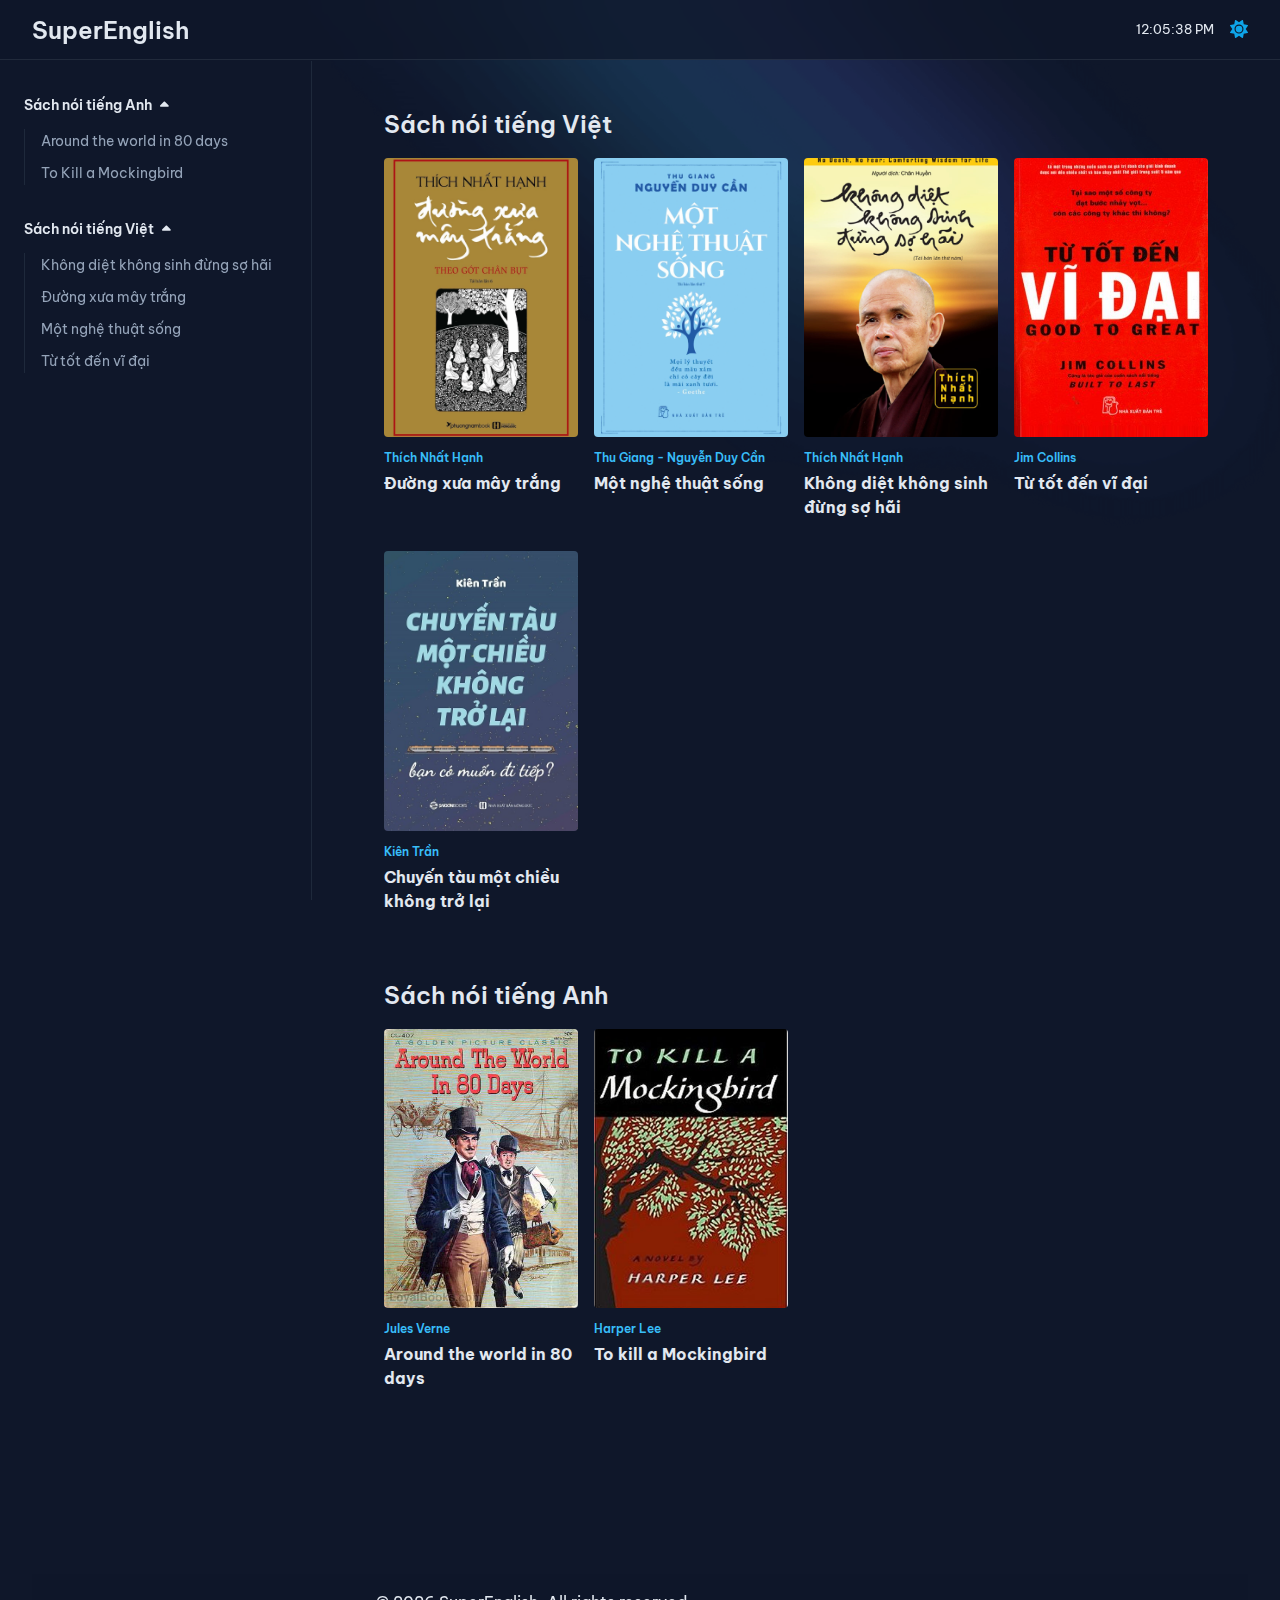
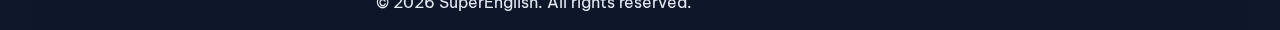
<file: index.html>
<!DOCTYPE html>
<html lang="vi">
    <head>
        <meta charset="UTF-8" />
        <link rel="icon" type="image/svg+xml" href="/vite.svg" />
        <meta name="viewport" content="width=device-width, initial-scale=1.0" />
        <meta http-equiv="cache-control" content="no-cache" />
        <meta http-equiv="expires" content="0" />
        <meta http-equiv="pragma" content="no-cache" />
        <title>Super English</title>
        <link rel="preconnect" href="https://fonts.googleapis.com" />
        <link rel="preconnect" href="https://fonts.gstatic.com" crossorigin />
        <link
            href="https://fonts.googleapis.com/css2?family=Be+Vietnam+Pro:wght@400;500;600;700&display=swap"
            rel="stylesheet"
        />
      <script type="module" crossorigin src="/assets/index-ae45d4c6.js"></script>
      <link rel="stylesheet" href="/assets/index-c418548c.css">
    </head>
    <body
        class="antialiased text-slate-500 dark:text-slate-400 bg-white dark:bg-slate-900"
    >
        <div id="root"></div>
        
    </body>
</html>
</file>
<file: assets/index-c418548c.css>
@tailwind utilities;.text-10{font-size:10px}.text-11{font-size:11px}.text-12{font-size:12px}.text-13{font-size:13px}.text-14{font-size:14px}.text-16{font-size:16px}.text-18{font-size:18px}.text-20{font-size:20px}.text-22{font-size:22px}.text-24{font-size:24px}.leading-100{line-height:1}.leading-150{line-height:1.5}.hide-scrollbar{-ms-overflow-style:none;scrollbar-width:none}.hide-scrollbar::-webkit-scrollbar{display:none}.progress-bar{--range-progress: 0;--buffered-width: 0}.progress-bar input[type=range]{-webkit-appearance:none;position:relative;--tw-bg-opacity: 1;background-color:#e2e8f0;background-color:rgba(226,232,240,var(--tw-bg-opacity))}.dark .progress-bar input[type=range]{--tw-bg-opacity: 1;background-color:#334155;background-color:rgba(51,65,85,var(--tw-bg-opacity))}.progress-bar input[type=range]{width:100%;height:2px;border-radius:2px;cursor:pointer}.progress-bar input[type=range]::-moz-range-track{position:relative;--tw-bg-opacity: 1;background-color:#e2e8f0;background-color:rgba(226,232,240,var(--tw-bg-opacity))}.dark .progress-bar input[type=range]::-moz-range-track{--tw-bg-opacity: 1;background-color:#334155;background-color:rgba(51,65,85,var(--tw-bg-opacity))}.progress-bar input[type=range]::-moz-range-track{width:100%;height:2px;border-radius:2px;cursor:pointer}.progress-bar input[type=range]:before{content:"";height:2px;--tw-bg-opacity: 1;background-color:#334155;background-color:rgba(51,65,85,var(--tw-bg-opacity))}.dark .progress-bar input[type=range]:before{--tw-bg-opacity: 1;background-color:#e2e8f0;background-color:rgba(226,232,240,var(--tw-bg-opacity))}.progress-bar input[type=range]:before{width:var(--range-progress);border-bottom-left-radius:2px;border-top-left-radius:2px;position:absolute;top:0;left:0;z-index:2}.progress-bar input[type=range]:after{content:"";transform:scaleX(var(--buffered-width));transform-origin:left;width:100%;height:100%;position:absolute;background-color:#0ea5e966}.dark .progress-bar input[type=range]:after{background-color:#38bdf866}.progress-bar input[type=range]:after{z-index:1}.progress-bar input[type=range]::-moz-range-progress{--tw-bg-opacity: 1;background-color:#334155;background-color:rgba(51,65,85,var(--tw-bg-opacity))}.dark .progress-bar input[type=range]::-moz-range-progress{--tw-bg-opacity: 1;background-color:#e2e8f0;background-color:rgba(226,232,240,var(--tw-bg-opacity))}.progress-bar input[type=range]::-moz-range-progress{border-bottom-left-radius:2px;border-top-left-radius:2px;height:2px}.progress-bar input[type=range]::-webkit-slider-thumb{-webkit-appearance:none;height:8px;width:8px;border-radius:50%;border:none;--tw-bg-opacity: 1;background-color:#334155;background-color:rgba(51,65,85,var(--tw-bg-opacity))}.dark .progress-bar input[type=range]::-webkit-slider-thumb{--tw-bg-opacity: 1;background-color:#e2e8f0;background-color:rgba(226,232,240,var(--tw-bg-opacity))}.progress-bar input[type=range]::-webkit-slider-thumb{cursor:pointer;position:relative;z-index:2}.progress-bar input[type=range]:active::-webkit-slider-thumb{transform:scale(1.2)}.progress-bar input[type=range]::-moz-range-thumb{height:8px;width:8px;border-radius:50%;--tw-bg-opacity: 1;background-color:#334155;background-color:rgba(51,65,85,var(--tw-bg-opacity))}.dark .progress-bar input[type=range]::-moz-range-thumb{--tw-bg-opacity: 1;background-color:#e2e8f0;background-color:rgba(226,232,240,var(--tw-bg-opacity))}.progress-bar input[type=range]::-moz-range-thumb{cursor:pointer;border:transparent;position:relative}.progress-bar input[type=range]:active::-moz-range-thumb{transform:scale(1.2)}@media (min-width: 640px){.sm\:w-1\/3{width:33.333333%}.sm\:flex-wrap{flex-wrap:wrap}.sm\:items-start{align-items:flex-start}.sm\:px-6{padding-left:1.5rem;padding-right:1.5rem}.sm\:text-13{font-size:13px}.sm\:text-14{font-size:14px}.sm\:text-24{font-size:24px}.sm\:text-30{font-size:30px}}@media (min-width: 1024px){.lg\:sticky{position:sticky}.lg\:top-\[106px\]{top:106px}.lg\:top-\[3\.8125rem\]{top:3.8125rem}.lg\:z-20{z-index:20}.lg\:mx-0{margin-left:0;margin-right:0}.lg\:mx-8{margin-left:2rem;margin-right:2rem}.lg\:mb-0{margin-bottom:0}.lg\:mb-1{margin-bottom:.25rem}.lg\:mr-4{margin-right:1rem}.lg\:mr-8{margin-right:2rem}.lg\:mt-0{margin-top:0}.lg\:block{display:block}.lg\:flex{display:flex}.lg\:hidden{display:none}.lg\:w-1\/4{width:25%}.lg\:w-\[200px\]{width:200px}.lg\:w-\[calc\(100\%-232px\)\]{width:calc(100% - 232px)}.lg\:translate-y-0{--tw-translate-y: 0px;transform:translate(var(--tw-translate-x)) rotate(var(--tw-rotate)) skew(var(--tw-skew-x)) skewY(var(--tw-skew-y)) scaleX(var(--tw-scale-x)) scaleY(var(--tw-scale-y));transform:translate(var(--tw-translate-x),var(--tw-translate-y)) rotate(var(--tw-rotate)) skew(var(--tw-skew-x)) skewY(var(--tw-skew-y)) scaleX(var(--tw-scale-x)) scaleY(var(--tw-scale-y))}.lg\:flex-row{flex-direction:row}.lg\:flex-col{flex-direction:column}.lg\:items-start{align-items:flex-start}.lg\:items-center{align-items:center}.lg\:space-y-2>:not([hidden])~:not([hidden]){--tw-space-y-reverse: 0;margin-top:calc(.5rem * (1 - var(--tw-space-y-reverse)));margin-top:.5rem;margin-top:calc(.5rem * calc(1 - var(--tw-space-y-reverse)));margin-bottom:0rem;margin-bottom:calc(.5rem * var(--tw-space-y-reverse))}.lg\:border-r{border-right-width:1px}.lg\:bg-transparent{background-color:transparent}.lg\:px-10{padding-left:2.5rem;padding-right:2.5rem}.lg\:px-4{padding-left:1rem;padding-right:1rem}.lg\:px-8{padding-left:2rem;padding-right:2rem}.lg\:pb-\[130px\]{padding-bottom:130px}.lg\:pl-\[19\.5rem\]{padding-left:19.5rem}.lg\:pt-0{padding-top:0}.lg\:text-sm{font-size:.875rem;line-height:1.25rem}.lg\:leading-6{line-height:1.5rem}.lg\:text-16{font-size:16px}.dark .lg\:dark\:bg-transparent{background-color:transparent}}*,:before,:after{box-sizing:border-box;border-width:0;border-style:solid;border-color:#e5e7eb}:before,:after{--tw-content: ""}html{line-height:1.5;-webkit-text-size-adjust:100%;-moz-tab-size:4;-o-tab-size:4;tab-size:4;font-family:ui-sans-serif,system-ui,-apple-system,Segoe UI,Roboto,Ubuntu,Cantarell,Noto Sans,sans-serif,BlinkMacSystemFont,Segoe UI,Roboto,Helvetica Neue,Arial,Noto Sans,sans-serif,"Apple Color Emoji","Segoe UI Emoji",Segoe UI Symbol,"Noto Color Emoji";font-feature-settings:normal;font-variation-settings:normal}body{margin:0;line-height:inherit}hr{height:0;color:inherit;border-top-width:1px}abbr:where([title]){text-decoration:underline;-webkit-text-decoration:underline dotted;text-decoration:underline dotted}h1,h2,h3,h4,h5,h6{font-size:inherit;font-weight:inherit}a{color:inherit;text-decoration:inherit}b,strong{font-weight:bolder}code,kbd,samp,pre{font-family:ui-monospace,SFMono-Regular,Menlo,Monaco,Consolas,Liberation Mono,Courier New,monospace;font-size:1em}small{font-size:80%}sub,sup{font-size:75%;line-height:0;position:relative;vertical-align:baseline}sub{bottom:-.25em}sup{top:-.5em}table{text-indent:0;border-color:inherit;border-collapse:collapse}button,input,optgroup,select,textarea{font-family:inherit;font-feature-settings:inherit;font-variation-settings:inherit;font-size:100%;font-weight:inherit;line-height:inherit;color:inherit;margin:0;padding:0}button,select{text-transform:none}button,[type=button],[type=reset],[type=submit]{-webkit-appearance:button;background-color:transparent;background-image:none}:-moz-focusring{outline:auto}:-moz-ui-invalid{box-shadow:none}progress{vertical-align:baseline}::-webkit-inner-spin-button,::-webkit-outer-spin-button{height:auto}[type=search]{-webkit-appearance:textfield;outline-offset:-2px}::-webkit-search-decoration{-webkit-appearance:none}::-webkit-file-upload-button{-webkit-appearance:button;font:inherit}summary{display:list-item}blockquote,dl,dd,h1,h2,h3,h4,h5,h6,hr,figure,p,pre{margin:0}fieldset{margin:0;padding:0}legend{padding:0}ol,ul,menu{list-style:none;margin:0;padding:0}dialog{padding:0}textarea{resize:vertical}input::-moz-placeholder,textarea::-moz-placeholder{opacity:1;color:#9ca3af}input::placeholder,textarea::placeholder{opacity:1;color:#9ca3af}button,[role=button]{cursor:pointer}:disabled{cursor:default}img,svg,video,canvas,audio,iframe,embed,object{display:block;vertical-align:middle}img,video{max-width:100%;height:auto}[hidden]{display:none}*,:before,:after{--tw-border-spacing-x: 0;--tw-border-spacing-y: 0;--tw-translate-x: 0;--tw-translate-y: 0;--tw-rotate: 0;--tw-skew-x: 0;--tw-skew-y: 0;--tw-scale-x: 1;--tw-scale-y: 1;--tw-pan-x: ;--tw-pan-y: ;--tw-pinch-zoom: ;--tw-scroll-snap-strictness: proximity;--tw-gradient-from-position: ;--tw-gradient-via-position: ;--tw-gradient-to-position: ;--tw-ordinal: ;--tw-slashed-zero: ;--tw-numeric-figure: ;--tw-numeric-spacing: ;--tw-numeric-fraction: ;--tw-ring-inset: ;--tw-ring-offset-width: 0px;--tw-ring-offset-color: #fff;--tw-ring-color: rgba(59, 130, 246, .5);--tw-ring-offset-shadow: 0 0 rgba(0,0,0,0);--tw-ring-shadow: 0 0 rgba(0,0,0,0);--tw-shadow: 0 0 rgba(0,0,0,0);--tw-shadow-colored: 0 0 rgba(0,0,0,0);--tw-blur: ;--tw-brightness: ;--tw-contrast: ;--tw-grayscale: ;--tw-hue-rotate: ;--tw-invert: ;--tw-saturate: ;--tw-sepia: ;--tw-drop-shadow: ;--tw-backdrop-blur: ;--tw-backdrop-brightness: ;--tw-backdrop-contrast: ;--tw-backdrop-grayscale: ;--tw-backdrop-hue-rotate: ;--tw-backdrop-invert: ;--tw-backdrop-opacity: ;--tw-backdrop-saturate: ;--tw-backdrop-sepia: }::backdrop{--tw-border-spacing-x: 0;--tw-border-spacing-y: 0;--tw-translate-x: 0;--tw-translate-y: 0;--tw-rotate: 0;--tw-skew-x: 0;--tw-skew-y: 0;--tw-scale-x: 1;--tw-scale-y: 1;--tw-pan-x: ;--tw-pan-y: ;--tw-pinch-zoom: ;--tw-scroll-snap-strictness: proximity;--tw-gradient-from-position: ;--tw-gradient-via-position: ;--tw-gradient-to-position: ;--tw-ordinal: ;--tw-slashed-zero: ;--tw-numeric-figure: ;--tw-numeric-spacing: ;--tw-numeric-fraction: ;--tw-ring-inset: ;--tw-ring-offset-width: 0px;--tw-ring-offset-color: #fff;--tw-ring-color: rgba(59, 130, 246, .5);--tw-ring-offset-shadow: 0 0 rgba(0,0,0,0);--tw-ring-shadow: 0 0 rgba(0,0,0,0);--tw-shadow: 0 0 rgba(0,0,0,0);--tw-shadow-colored: 0 0 rgba(0,0,0,0);--tw-blur: ;--tw-brightness: ;--tw-contrast: ;--tw-grayscale: ;--tw-hue-rotate: ;--tw-invert: ;--tw-saturate: ;--tw-sepia: ;--tw-drop-shadow: ;--tw-backdrop-blur: ;--tw-backdrop-brightness: ;--tw-backdrop-contrast: ;--tw-backdrop-grayscale: ;--tw-backdrop-hue-rotate: ;--tw-backdrop-invert: ;--tw-backdrop-opacity: ;--tw-backdrop-saturate: ;--tw-backdrop-sepia: }.container{width:100%;margin-right:auto;margin-left:auto;padding-right:1rem;padding-left:1rem}@media (min-width: 640px){.container{max-width:640px;padding-right:2rem;padding-left:2rem}}@media (min-width: 768px){.container{max-width:768px}}@media (min-width: 1024px){.container{max-width:1024px;padding-right:4rem;padding-left:4rem}}@media (min-width: 1280px){.container{max-width:1280px;padding-right:5rem;padding-left:5rem}}@media (min-width: 1536px){.container{max-width:1536px;padding-right:6rem;padding-left:6rem}}.fixed{position:fixed}.absolute{position:absolute}.relative{position:relative}.inset-0{top:0;right:0;bottom:0;left:0}.inset-1\/2{top:50%;right:50%;bottom:50%;left:50%}.inset-x-0{left:0;right:0}.bottom-0{bottom:0}.left-0{left:0}.left-\[max\(0px\,calc\(50\%-40rem\)\)\]{left:max(0px,calc(50% - 40rem))}.left-auto{left:auto}.right-0{right:0}.right-4{right:1rem}.right-auto{right:auto}.top-0{top:0}.top-4{top:1rem}.z-20{z-index:20}.z-40{z-index:40}.z-50{z-index:50}.-mx-2{margin-left:-.5rem;margin-right:-.5rem}.-my-4{margin-top:-1rem;margin-bottom:-1rem}.mx-4{margin-left:1rem;margin-right:1rem}.mx-auto{margin-left:auto;margin-right:auto}.-ml-px{margin-left:-1px}.mb-1{margin-bottom:.25rem}.mb-16{margin-bottom:4rem}.mb-2{margin-bottom:.5rem}.mb-3{margin-bottom:.75rem}.mb-4{margin-bottom:1rem}.mb-5{margin-bottom:1.25rem}.mb-8{margin-bottom:2rem}.ml-2{margin-left:.5rem}.ml-4{margin-left:1rem}.ml-5{margin-left:1.25rem}.mr-2{margin-right:.5rem}.mr-4{margin-right:1rem}.mr-8{margin-right:2rem}.mt-1{margin-top:.25rem}.mt-3{margin-top:.75rem}.mt-8{margin-top:2rem}.block{display:block}.flex{display:flex}.table{display:table}.hidden{display:none}.h-8{height:2rem}.h-\[40px\]{height:40px}.min-h-screen{min-height:100vh}.w-1\/2{width:50%}.w-14{width:3.5rem}.w-2\/5{width:40%}.w-4{width:1rem}.w-8{width:2rem}.w-\[150px\]{width:150px}.w-\[19\.5rem\]{width:19.5rem}.w-\[200px\]{width:200px}.w-\[22px\]{width:22px}.w-\[40px\]{width:40px}.w-full{width:100%}.min-w-\[42px\]{min-width:42px}.max-w-7xl{max-width:80rem}.max-w-\[calc\(100\%-38px\)\]{max-width:calc(100% - 38px)}.max-w-\[calc\(100\%-50px\)\]{max-width:calc(100% - 50px)}.flex-none{flex:none}.-translate-x-1\/2{--tw-translate-x: -50%;transform:translate(-50%,var(--tw-translate-y)) rotate(var(--tw-rotate)) skew(var(--tw-skew-x)) skewY(var(--tw-skew-y)) scaleX(var(--tw-scale-x)) scaleY(var(--tw-scale-y));transform:translate(var(--tw-translate-x),var(--tw-translate-y)) rotate(var(--tw-rotate)) skew(var(--tw-skew-x)) skewY(var(--tw-skew-y)) scaleX(var(--tw-scale-x)) scaleY(var(--tw-scale-y))}.-translate-y-1\/2{--tw-translate-y: -50%;transform:translate(var(--tw-translate-x),-50%) rotate(var(--tw-rotate)) skew(var(--tw-skew-x)) skewY(var(--tw-skew-y)) scaleX(var(--tw-scale-x)) scaleY(var(--tw-scale-y));transform:translate(var(--tw-translate-x),var(--tw-translate-y)) rotate(var(--tw-rotate)) skew(var(--tw-skew-x)) skewY(var(--tw-skew-y)) scaleX(var(--tw-scale-x)) scaleY(var(--tw-scale-y))}.-translate-y-\[120px\]{--tw-translate-y: -120px;transform:translate(var(--tw-translate-x),-120px) rotate(var(--tw-rotate)) skew(var(--tw-skew-x)) skewY(var(--tw-skew-y)) scaleX(var(--tw-scale-x)) scaleY(var(--tw-scale-y));transform:translate(var(--tw-translate-x),var(--tw-translate-y)) rotate(var(--tw-rotate)) skew(var(--tw-skew-x)) skewY(var(--tw-skew-y)) scaleX(var(--tw-scale-x)) scaleY(var(--tw-scale-y))}.translate-y-0{--tw-translate-y: 0px;transform:translate(var(--tw-translate-x)) rotate(var(--tw-rotate)) skew(var(--tw-skew-x)) skewY(var(--tw-skew-y)) scaleX(var(--tw-scale-x)) scaleY(var(--tw-scale-y));transform:translate(var(--tw-translate-x),var(--tw-translate-y)) rotate(var(--tw-rotate)) skew(var(--tw-skew-x)) skewY(var(--tw-skew-y)) scaleX(var(--tw-scale-x)) scaleY(var(--tw-scale-y))}.transform{transform:translate(var(--tw-translate-x),var(--tw-translate-y)) rotate(var(--tw-rotate)) skew(var(--tw-skew-x)) skewY(var(--tw-skew-y)) scaleX(var(--tw-scale-x)) scaleY(var(--tw-scale-y))}.cursor-not-allowed{cursor:not-allowed}.cursor-pointer{cursor:pointer}.resize{resize:both}.flex-col{flex-direction:column}.flex-col-reverse{flex-direction:column-reverse}.flex-wrap{flex-wrap:wrap}.flex-nowrap{flex-wrap:nowrap}.items-center{align-items:center}.justify-center{justify-content:center}.justify-between{justify-content:space-between}.space-y-6>:not([hidden])~:not([hidden]){--tw-space-y-reverse: 0;margin-top:calc(1.5rem * (1 - var(--tw-space-y-reverse)));margin-top:1.5rem;margin-top:calc(1.5rem * calc(1 - var(--tw-space-y-reverse)));margin-bottom:0rem;margin-bottom:calc(1.5rem * var(--tw-space-y-reverse))}.overflow-hidden{overflow:hidden}.overflow-x-auto{overflow-x:auto}.overflow-y-auto{overflow-y:auto}.text-ellipsis{text-overflow:ellipsis}.whitespace-nowrap{white-space:nowrap}.rounded{border-radius:.25rem}.rounded-full{border-radius:9999px}.border{border-width:1px}.border-b{border-bottom-width:1px}.border-l{border-left-width:1px}.border-t{border-top-width:1px}.border-slate-100{--tw-border-opacity: 1;border-color:#f1f5f9;border-color:rgba(241,245,249,var(--tw-border-opacity))}.border-slate-200{--tw-border-opacity: 1;border-color:#e2e8f0;border-color:rgba(226,232,240,var(--tw-border-opacity))}.border-slate-900\/10{border-color:#0f172a1a}.border-transparent{border-color:transparent}.bg-black\/20{background-color:#0003}.bg-sky-400\/20{background-color:#38bdf833}.bg-sky-400\/40{background-color:#38bdf866}.bg-slate-200{--tw-bg-opacity: 1;background-color:#e2e8f0;background-color:rgba(226,232,240,var(--tw-bg-opacity))}.bg-slate-700{--tw-bg-opacity: 1;background-color:#334155;background-color:rgba(51,65,85,var(--tw-bg-opacity))}.bg-white{--tw-bg-opacity: 1;background-color:#fff;background-color:rgba(255,255,255,var(--tw-bg-opacity))}.bg-white\/60{background-color:#fff9}.bg-white\/75{background-color:#ffffffbf}.bg-white\/90{background-color:#ffffffe6}.object-fill{-o-object-fit:fill;object-fit:fill}.object-center{-o-object-position:center;object-position:center}.px-0{padding-left:0;padding-right:0}.px-2{padding-left:.5rem;padding-right:.5rem}.px-4{padding-left:1rem;padding-right:1rem}.px-6{padding-left:1.5rem;padding-right:1.5rem}.py-4{padding-top:1rem;padding-bottom:1rem}.pb-4{padding-bottom:1rem}.pb-\[120px\]{padding-bottom:120px}.pl-4{padding-left:1rem}.pl-\[2px\]{padding-left:2px}.pr-1{padding-right:.25rem}.pt-10{padding-top:2.5rem}.pt-\[144\%\]{padding-top:144%}.pt-\[288px\]{padding-top:288px}.text-center{text-align:center}.font-bold{font-weight:700}.font-semibold{font-weight:600}.uppercase{text-transform:uppercase}.text-sky-400{--tw-text-opacity: 1;color:#38bdf8;color:rgba(56,189,248,var(--tw-text-opacity))}.text-sky-500{--tw-text-opacity: 1;color:#0ea5e9;color:rgba(14,165,233,var(--tw-text-opacity))}.text-slate-200{--tw-text-opacity: 1;color:#e2e8f0;color:rgba(226,232,240,var(--tw-text-opacity))}.text-slate-500{--tw-text-opacity: 1;color:#64748b;color:rgba(100,116,139,var(--tw-text-opacity))}.text-slate-700{--tw-text-opacity: 1;color:#334155;color:rgba(51,65,85,var(--tw-text-opacity))}.text-slate-900{--tw-text-opacity: 1;color:#0f172a;color:rgba(15,23,42,var(--tw-text-opacity))}.antialiased{-webkit-font-smoothing:antialiased;-moz-osx-font-smoothing:grayscale}.opacity-60{opacity:.6}.outline{outline-style:solid}.filter{filter:var(--tw-blur) var(--tw-brightness) var(--tw-contrast) var(--tw-grayscale) var(--tw-hue-rotate) var(--tw-invert) var(--tw-saturate) var(--tw-sepia) var(--tw-drop-shadow)}.backdrop-blur{--tw-backdrop-blur: blur(8px);-webkit-backdrop-filter:blur(8px) var(--tw-backdrop-brightness) var(--tw-backdrop-contrast) var(--tw-backdrop-grayscale) var(--tw-backdrop-hue-rotate) var(--tw-backdrop-invert) var(--tw-backdrop-opacity) var(--tw-backdrop-saturate) var(--tw-backdrop-sepia);backdrop-filter:blur(8px) var(--tw-backdrop-brightness) var(--tw-backdrop-contrast) var(--tw-backdrop-grayscale) var(--tw-backdrop-hue-rotate) var(--tw-backdrop-invert) var(--tw-backdrop-opacity) var(--tw-backdrop-saturate) var(--tw-backdrop-sepia);-webkit-backdrop-filter:var(--tw-backdrop-blur) var(--tw-backdrop-brightness) var(--tw-backdrop-contrast) var(--tw-backdrop-grayscale) var(--tw-backdrop-hue-rotate) var(--tw-backdrop-invert) var(--tw-backdrop-opacity) var(--tw-backdrop-saturate) var(--tw-backdrop-sepia);backdrop-filter:var(--tw-backdrop-blur) var(--tw-backdrop-brightness) var(--tw-backdrop-contrast) var(--tw-backdrop-grayscale) var(--tw-backdrop-hue-rotate) var(--tw-backdrop-invert) var(--tw-backdrop-opacity) var(--tw-backdrop-saturate) var(--tw-backdrop-sepia)}.backdrop-blur-lg{--tw-backdrop-blur: blur(16px);-webkit-backdrop-filter:blur(16px) var(--tw-backdrop-brightness) var(--tw-backdrop-contrast) var(--tw-backdrop-grayscale) var(--tw-backdrop-hue-rotate) var(--tw-backdrop-invert) var(--tw-backdrop-opacity) var(--tw-backdrop-saturate) var(--tw-backdrop-sepia);backdrop-filter:blur(16px) var(--tw-backdrop-brightness) var(--tw-backdrop-contrast) var(--tw-backdrop-grayscale) var(--tw-backdrop-hue-rotate) var(--tw-backdrop-invert) var(--tw-backdrop-opacity) var(--tw-backdrop-saturate) var(--tw-backdrop-sepia);-webkit-backdrop-filter:var(--tw-backdrop-blur) var(--tw-backdrop-brightness) var(--tw-backdrop-contrast) var(--tw-backdrop-grayscale) var(--tw-backdrop-hue-rotate) var(--tw-backdrop-invert) var(--tw-backdrop-opacity) var(--tw-backdrop-saturate) var(--tw-backdrop-sepia);backdrop-filter:var(--tw-backdrop-blur) var(--tw-backdrop-brightness) var(--tw-backdrop-contrast) var(--tw-backdrop-grayscale) var(--tw-backdrop-hue-rotate) var(--tw-backdrop-invert) var(--tw-backdrop-opacity) var(--tw-backdrop-saturate) var(--tw-backdrop-sepia)}.backdrop-blur-sm{--tw-backdrop-blur: blur(4px);-webkit-backdrop-filter:blur(4px) var(--tw-backdrop-brightness) var(--tw-backdrop-contrast) var(--tw-backdrop-grayscale) var(--tw-backdrop-hue-rotate) var(--tw-backdrop-invert) var(--tw-backdrop-opacity) var(--tw-backdrop-saturate) var(--tw-backdrop-sepia);backdrop-filter:blur(4px) var(--tw-backdrop-brightness) var(--tw-backdrop-contrast) var(--tw-backdrop-grayscale) var(--tw-backdrop-hue-rotate) var(--tw-backdrop-invert) var(--tw-backdrop-opacity) var(--tw-backdrop-saturate) var(--tw-backdrop-sepia);-webkit-backdrop-filter:var(--tw-backdrop-blur) var(--tw-backdrop-brightness) var(--tw-backdrop-contrast) var(--tw-backdrop-grayscale) var(--tw-backdrop-hue-rotate) var(--tw-backdrop-invert) var(--tw-backdrop-opacity) var(--tw-backdrop-saturate) var(--tw-backdrop-sepia);backdrop-filter:var(--tw-backdrop-blur) var(--tw-backdrop-brightness) var(--tw-backdrop-contrast) var(--tw-backdrop-grayscale) var(--tw-backdrop-hue-rotate) var(--tw-backdrop-invert) var(--tw-backdrop-opacity) var(--tw-backdrop-saturate) var(--tw-backdrop-sepia)}.transition{transition-property:color,background-color,border-color,text-decoration-color,fill,stroke,opacity,box-shadow,transform,filter,-webkit-backdrop-filter;transition-property:color,background-color,border-color,text-decoration-color,fill,stroke,opacity,box-shadow,transform,filter,backdrop-filter;transition-property:color,background-color,border-color,text-decoration-color,fill,stroke,opacity,box-shadow,transform,filter,backdrop-filter,-webkit-backdrop-filter;transition-timing-function:cubic-bezier(.4,0,.2,1);transition-duration:.15s}.transition-transform{transition-property:transform;transition-timing-function:cubic-bezier(.4,0,.2,1);transition-duration:.15s}.duration-300{transition-duration:.3s}:root{font-family:Be Vietnam Pro,sans-serif;line-height:1.5;font-weight:400;height:100%;font-synthesis:none;text-rendering:optimizeLegibility;-webkit-font-smoothing:antialiased;-moz-osx-font-smoothing:grayscale;-webkit-text-size-adjust:100%;-webkit-tap-highlight-color:transparent}body{min-height:100%;background-color:#0f172a}body::-webkit-scrollbar,body ::-webkit-scrollbar{width:4px}body::-webkit-scrollbar-track,body ::-webkit-scrollbar-track{box-shadow:inset 0 0 6px #0000004d}body::-webkit-scrollbar-thumb,body ::-webkit-scrollbar-thumb{background-color:#a9a9a9;border-radius:16px}.last\:mb-0:last-child{margin-bottom:0}.last\:border-b-0:last-child{border-bottom-width:0px}.hover\:border-slate-400:hover{--tw-border-opacity: 1;border-color:#94a3b8;border-color:rgba(148,163,184,var(--tw-border-opacity))}.hover\:bg-sky-400\/20:hover{background-color:#38bdf833}.hover\:bg-slate-200:hover{--tw-bg-opacity: 1;background-color:#e2e8f0;background-color:rgba(226,232,240,var(--tw-bg-opacity))}.hover\:text-slate-900:hover{--tw-text-opacity: 1;color:#0f172a;color:rgba(15,23,42,var(--tw-text-opacity))}.group:hover .group-hover\:block{display:block}.group:hover .group-hover\:hidden{display:none}.dark .dark\:border-slate-200\/5{border-color:#e2e8f00d}.dark .dark\:border-slate-300\/10{border-color:#cbd5e11a}.dark .dark\:border-slate-800{--tw-border-opacity: 1;border-color:#1e293b;border-color:rgba(30,41,59,var(--tw-border-opacity))}.dark .dark\:bg-slate-700{--tw-bg-opacity: 1;background-color:#334155;background-color:rgba(51,65,85,var(--tw-bg-opacity))}.dark .dark\:bg-slate-800\/40{background-color:#1e293b66}.dark .dark\:bg-slate-900{--tw-bg-opacity: 1;background-color:#0f172a;background-color:rgba(15,23,42,var(--tw-bg-opacity))}.dark .dark\:bg-slate-900\/75{background-color:#0f172abf}.dark .dark\:bg-slate-900\/95{background-color:#0f172af2}.dark .dark\:text-sky-400{--tw-text-opacity: 1;color:#38bdf8;color:rgba(56,189,248,var(--tw-text-opacity))}.dark .dark\:text-slate-200{--tw-text-opacity: 1;color:#e2e8f0;color:rgba(226,232,240,var(--tw-text-opacity))}.dark .dark\:text-slate-400{--tw-text-opacity: 1;color:#94a3b8;color:rgba(148,163,184,var(--tw-text-opacity))}.dark .dark\:hover\:border-slate-500:hover{--tw-border-opacity: 1;border-color:#64748b;border-color:rgba(100,116,139,var(--tw-border-opacity))}.dark .hover\:dark\:bg-slate-700:hover{--tw-bg-opacity: 1;background-color:#334155;background-color:rgba(51,65,85,var(--tw-bg-opacity))}.dark .dark\:hover\:text-slate-300:hover{--tw-text-opacity: 1;color:#cbd5e1;color:rgba(203,213,225,var(--tw-text-opacity))}@media (min-width: 640px){.sm\:w-1\/3{width:33.333333%}.sm\:flex-wrap{flex-wrap:wrap}.sm\:items-start{align-items:flex-start}.sm\:px-6{padding-left:1.5rem;padding-right:1.5rem}}@media (min-width: 768px){.md\:px-8{padding-left:2rem;padding-right:2rem}}@media (min-width: 1024px){.lg\:sticky{position:sticky}.lg\:top-\[106px\]{top:106px}.lg\:top-\[3\.8125rem\]{top:3.8125rem}.lg\:z-20{z-index:20}.lg\:mx-0{margin-left:0;margin-right:0}.lg\:mx-8{margin-left:2rem;margin-right:2rem}.lg\:mb-0{margin-bottom:0}.lg\:mb-1{margin-bottom:.25rem}.lg\:mr-4{margin-right:1rem}.lg\:mr-8{margin-right:2rem}.lg\:mt-0{margin-top:0}.lg\:block{display:block}.lg\:flex{display:flex}.lg\:hidden{display:none}.lg\:w-1\/4{width:25%}.lg\:w-\[200px\]{width:200px}.lg\:w-\[calc\(100\%-232px\)\]{width:calc(100% - 232px)}.lg\:translate-y-0{--tw-translate-y: 0px;transform:translate(var(--tw-translate-x)) rotate(var(--tw-rotate)) skew(var(--tw-skew-x)) skewY(var(--tw-skew-y)) scaleX(var(--tw-scale-x)) scaleY(var(--tw-scale-y));transform:translate(var(--tw-translate-x),var(--tw-translate-y)) rotate(var(--tw-rotate)) skew(var(--tw-skew-x)) skewY(var(--tw-skew-y)) scaleX(var(--tw-scale-x)) scaleY(var(--tw-scale-y))}.lg\:flex-row{flex-direction:row}.lg\:flex-col{flex-direction:column}.lg\:items-start{align-items:flex-start}.lg\:items-center{align-items:center}.lg\:space-y-2>:not([hidden])~:not([hidden]){--tw-space-y-reverse: 0;margin-top:calc(.5rem * (1 - var(--tw-space-y-reverse)));margin-top:.5rem;margin-top:calc(.5rem * calc(1 - var(--tw-space-y-reverse)));margin-bottom:0rem;margin-bottom:calc(.5rem * var(--tw-space-y-reverse))}.lg\:border-r{border-right-width:1px}.lg\:bg-transparent{background-color:transparent}.lg\:px-10{padding-left:2.5rem;padding-right:2.5rem}.lg\:px-4{padding-left:1rem;padding-right:1rem}.lg\:px-8{padding-left:2rem;padding-right:2rem}.lg\:pb-\[130px\]{padding-bottom:130px}.lg\:pl-\[19\.5rem\]{padding-left:19.5rem}.lg\:pt-0{padding-top:0}.lg\:text-sm{font-size:.875rem;line-height:1.25rem}.lg\:leading-6{line-height:1.5rem}.dark .lg\:dark\:bg-transparent{background-color:transparent}}
</file>
